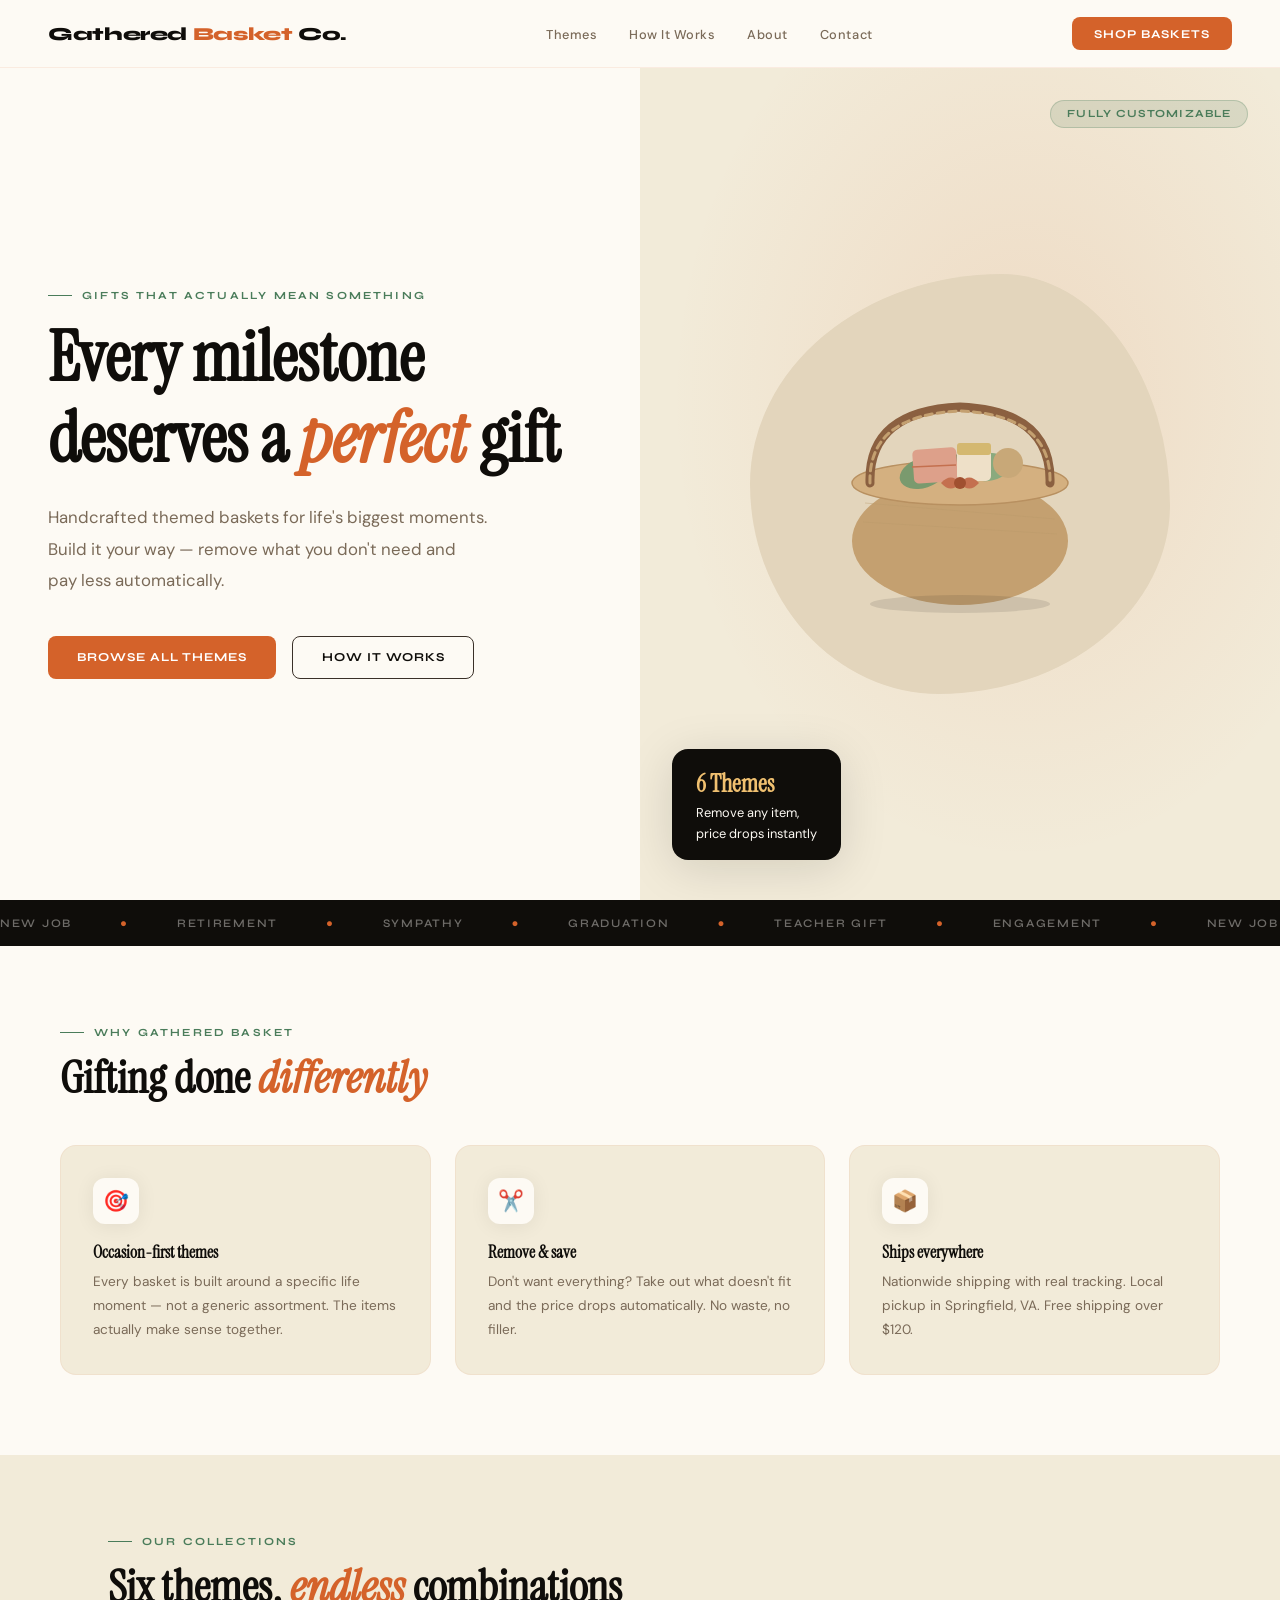
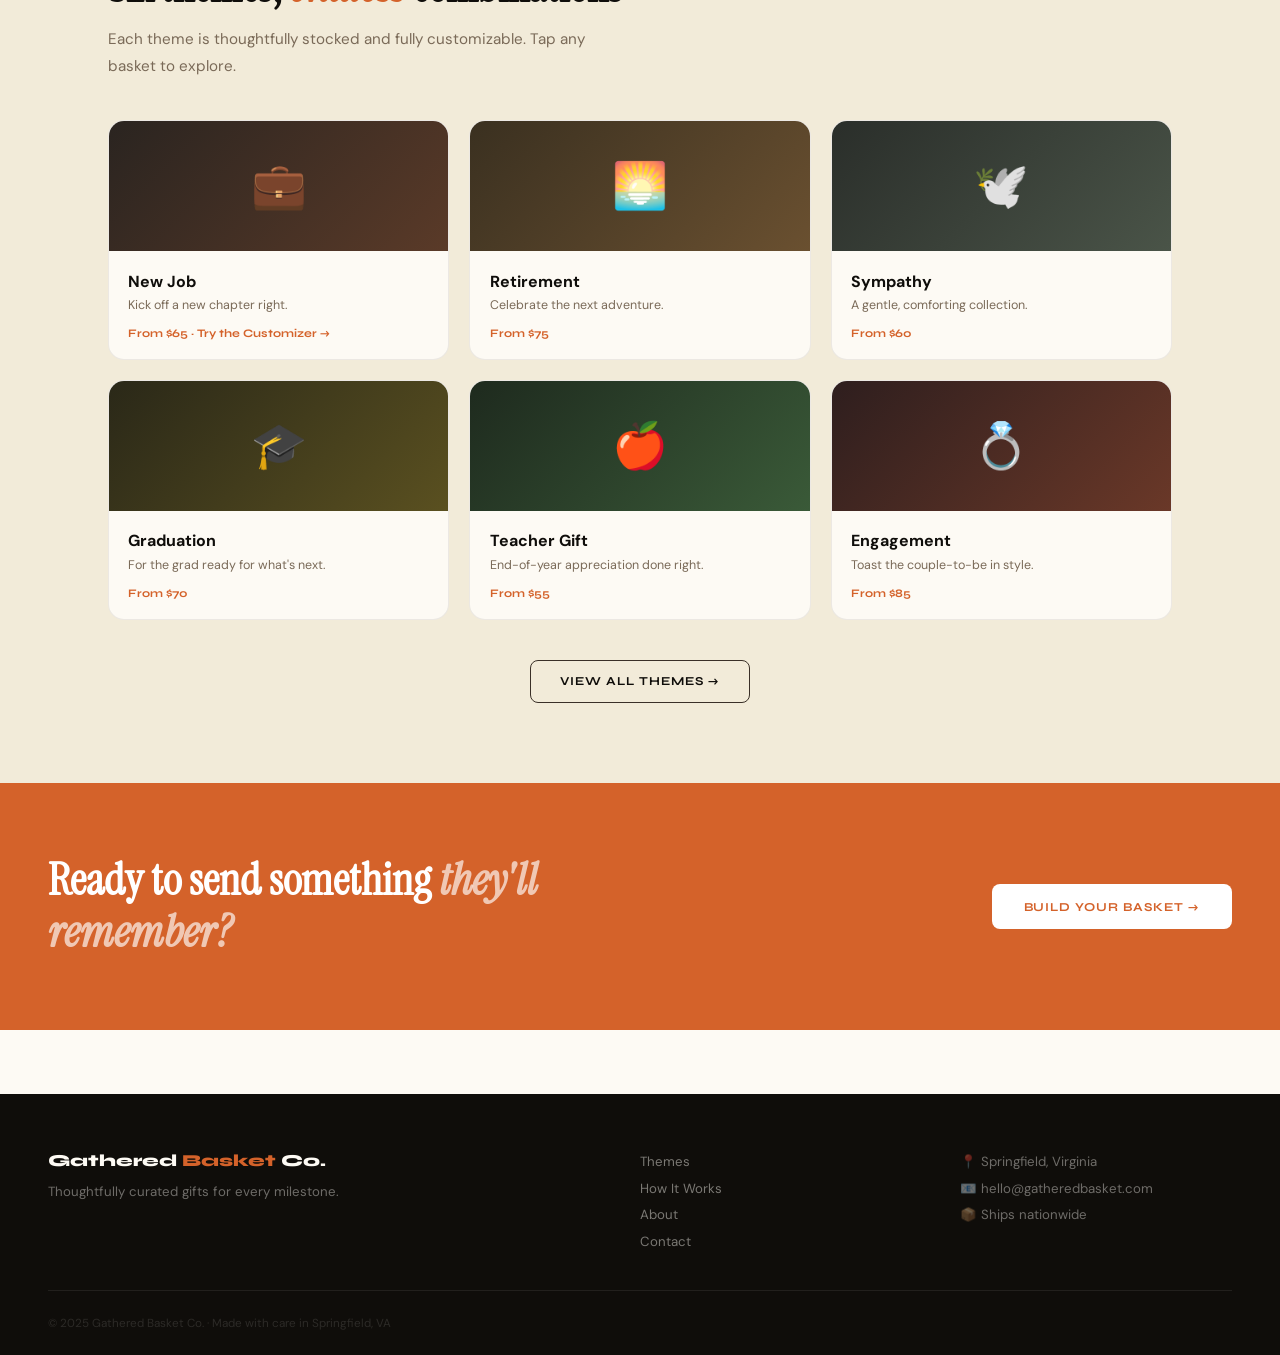
<file: index.html>
<!DOCTYPE html>
<html lang="en">
<head>
<meta charset="UTF-8">
<meta name="viewport" content="width=device-width, initial-scale=1.0">
<title>Gathered Basket Co.</title>
<link href="https://fonts.googleapis.com/css2?family=Syne:wght@400;500;600;700;800&family=Instrument+Serif:ital@0;1&family=DM+Sans:ital,wght@0,300;0,400;0,500;1,300&display=swap" rel="stylesheet">
<style>
*,*::before,*::after{box-sizing:border-box;margin:0;padding:0}
:root{
  --ink:#0F0D0A;--ink-mid:#3A3028;--ink-soft:#7A6A58;
  --canvas:#FDFAF4;--warm:#F2EBD9;--warm-deep:#E3D5BC;
  --accent:#D4622A;--accent2:#4A7C5A;--accent3:#C9A84C;
  --white:#FFFFFF;--nav-h:68px;
  --r:8px;--rlg:16px;
  --sh:0 2px 20px rgba(15,13,10,.07);--shlg:0 8px 48px rgba(15,13,10,.13);
}
html{scroll-behavior:smooth}
body{font-family:'DM Sans',sans-serif;background:var(--canvas);color:var(--ink);overflow-x:hidden}

/* PAGE TRANSITIONS */
.page{display:none;animation:fadeIn .35s ease}
.page.active{display:block}
@keyframes fadeIn{from{opacity:0;transform:translateY(12px)}to{opacity:1;transform:none}}

/* NAV */
nav{
  position:fixed;top:0;left:0;right:0;height:var(--nav-h);z-index:200;
  display:flex;align-items:center;justify-content:space-between;
  padding:0 3rem;
  background:rgba(253,250,244,.95);backdrop-filter:blur(14px);
  border-bottom:1px solid rgba(212,98,42,.1);
  transition:box-shadow .3s;
}
nav.scrolled{box-shadow:var(--sh)}
.nav-logo{font-family:'Syne',sans-serif;font-weight:800;font-size:1.15rem;letter-spacing:-.02em;color:var(--ink);cursor:pointer;text-decoration:none}
.nav-logo span{color:var(--accent)}
.nav-links{display:flex;gap:2rem;list-style:none;align-items:center}
.nav-links a{
  font-size:.8rem;font-weight:500;letter-spacing:.04em;
  color:var(--ink-soft);text-decoration:none;cursor:pointer;
  position:relative;padding-bottom:2px;transition:color .2s;
}
.nav-links a::after{content:'';position:absolute;bottom:-2px;left:0;right:100%;height:1.5px;background:var(--accent);transition:right .25s}
.nav-links a:hover,.nav-links a.active{color:var(--accent)}
.nav-links a:hover::after,.nav-links a.active::after{right:0}
.nav-cta{
  font-family:'Syne',sans-serif;font-size:.75rem;font-weight:700;
  letter-spacing:.08em;text-transform:uppercase;
  color:var(--white);background:var(--accent);
  padding:.6rem 1.4rem;border-radius:var(--r);
  cursor:pointer;border:none;transition:background .2s,transform .15s;
}
.nav-cta:hover{background:#B8521F;transform:translateY(-1px)}
.hamburger{display:none;flex-direction:column;gap:5px;background:none;border:none;cursor:pointer;padding:4px}
.hamburger span{display:block;width:22px;height:2px;background:var(--ink);border-radius:2px;transition:all .2s}
.mobile-menu{display:none;flex-direction:column;gap:1.5rem;position:absolute;top:var(--nav-h);left:0;right:0;background:var(--canvas);padding:2rem 3rem;border-bottom:1px solid var(--warm-deep);box-shadow:var(--sh);z-index:199}
.mobile-menu.open{display:flex}
.mobile-menu a{font-size:.95rem;color:var(--ink-mid);text-decoration:none;cursor:pointer;font-weight:500}

/* SHARED */
body{padding-top:var(--nav-h)}
.wrap{max-width:1160px;margin:0 auto;padding:0 3rem}
h1,h2,h3{font-family:'Instrument Serif',serif;line-height:1.15}
h1{font-size:clamp(2.6rem,5.5vw,4.8rem)}
h2{font-size:clamp(1.9rem,3.5vw,3rem)}
h3{font-size:clamp(1.1rem,2vw,1.5rem)}
em{font-style:italic;color:var(--accent)}
.eyebrow{
  font-family:'Syne',sans-serif;font-size:.68rem;font-weight:700;
  letter-spacing:.2em;text-transform:uppercase;color:var(--accent2);
  display:flex;align-items:center;gap:10px;margin-bottom:.9rem;
}
.eyebrow::before{content:'';width:24px;height:1px;background:currentColor}
.section{padding:5rem 0}
.section-sm{padding:3rem 0}
.btn{
  display:inline-flex;align-items:center;gap:8px;
  font-family:'Syne',sans-serif;font-size:.76rem;font-weight:700;
  letter-spacing:.08em;text-transform:uppercase;
  text-decoration:none;border:none;cursor:pointer;
  border-radius:var(--r);padding:.85rem 1.8rem;transition:all .2s;
}
.btn-fill{background:var(--accent);color:var(--white)}
.btn-fill:hover{background:#B8521F;transform:translateY(-2px);box-shadow:0 6px 20px rgba(212,98,42,.3)}
.btn-outline{background:transparent;color:var(--ink);border:1.5px solid var(--ink-mid)}
.btn-outline:hover{background:var(--warm);border-color:var(--accent);color:var(--accent)}
.btn-light{background:var(--warm);color:var(--ink)}
.btn-light:hover{background:var(--warm-deep);transform:translateY(-1px)}
.fade-up{opacity:0;transform:translateY(22px);transition:opacity .6s ease,transform .6s ease}
.fade-up.vis{opacity:1;transform:none}
.d1{transition-delay:.1s}.d2{transition-delay:.2s}.d3{transition-delay:.3s}.d4{transition-delay:.4s}

/* ═══════════════════════════════════
   HOME PAGE
═══════════════════════════════════ */
.hero{min-height:calc(100vh - var(--nav-h));display:grid;grid-template-columns:1fr 1fr;overflow:hidden}
.hero-l{display:flex;flex-direction:column;justify-content:center;padding:5rem 3.5rem 5rem 3rem}
.hero-l h1{margin-bottom:1.5rem}
.hero-l p{font-size:1.05rem;line-height:1.85;color:var(--ink-soft);max-width:440px;margin-bottom:2.5rem}
.hero-btns{display:flex;gap:1rem;flex-wrap:wrap}
.hero-r{position:relative;background:var(--warm);display:flex;align-items:center;justify-content:center;overflow:hidden}
.hero-r::before{content:'';position:absolute;inset:0;background:radial-gradient(ellipse at 60% 40%,rgba(212,98,42,.12) 0%,transparent 65%)}
.blob{position:absolute;width:420px;height:420px;border-radius:60% 40% 55% 45%/50% 55% 45% 50%;background:var(--warm-deep);top:50%;left:50%;transform:translate(-50%,-50%);animation:morph 8s ease-in-out infinite}
@keyframes morph{0%,100%{border-radius:60% 40% 55% 45%/50% 55% 45% 50%}33%{border-radius:45% 55% 40% 60%/55% 45% 55% 45%}66%{border-radius:55% 45% 60% 40%/45% 55% 45% 55%}}
.hero-pill{position:absolute;bottom:2.5rem;left:2rem;z-index:5;background:var(--ink);color:var(--canvas);padding:1rem 1.5rem;border-radius:var(--rlg);font-size:.8rem;line-height:1.6;box-shadow:var(--shlg)}
.hero-pill strong{display:block;font-family:'Instrument Serif',serif;font-size:1.5rem;color:#F0C070}
.hero-tag{position:absolute;top:2rem;right:2rem;z-index:5;background:rgba(74,124,90,.15);color:var(--accent2);border:1px solid rgba(74,124,90,.25);font-family:'Syne',sans-serif;font-size:.68rem;font-weight:700;letter-spacing:.1em;text-transform:uppercase;padding:.4rem 1rem;border-radius:20px}
.ticker-wrap{background:var(--ink);padding:1rem 0;overflow:hidden}
.ticker-inner{display:flex;gap:3rem;animation:tick 30s linear infinite;white-space:nowrap;width:max-content}
.ticker-inner span{font-family:'Syne',sans-serif;font-size:.72rem;font-weight:600;letter-spacing:.15em;text-transform:uppercase;color:rgba(253,250,244,.4)}
.ticker-inner .dot{color:var(--accent)}
@keyframes tick{from{transform:translateX(0)}to{transform:translateX(-50%)}}
.features{display:grid;grid-template-columns:repeat(3,1fr);gap:1.5rem;margin-top:2.5rem}
.feat-card{background:var(--warm);border-radius:var(--rlg);padding:2rem;border:1px solid rgba(212,98,42,.07);transition:transform .25s,box-shadow .25s}
.feat-card:hover{transform:translateY(-4px);box-shadow:var(--shlg)}
.feat-icon{width:46px;height:46px;background:var(--canvas);border-radius:12px;display:flex;align-items:center;justify-content:center;font-size:1.3rem;margin-bottom:1.2rem;box-shadow:var(--sh)}
.feat-card h3{font-size:1.05rem;margin-bottom:.5rem}
.feat-card p{font-size:.85rem;line-height:1.75;color:var(--ink-soft)}
.preview-grid{display:grid;grid-template-columns:repeat(3,1fr);gap:1.25rem;margin-top:2.5rem}
.prev-card{background:var(--canvas);border:1px solid rgba(15,13,10,.07);border-radius:var(--rlg);overflow:hidden;cursor:pointer;transition:transform .2s,box-shadow .2s}
.prev-card:hover{transform:translateY(-5px);box-shadow:var(--shlg)}
.prev-img{height:130px;display:flex;align-items:center;justify-content:center;font-size:2.8rem}
.prev-body{padding:1.2rem}
.prev-body h4{font-size:1rem;margin-bottom:.3rem}
.prev-body p{font-size:.78rem;color:var(--ink-soft);line-height:1.6}
.prev-price{font-family:'Syne',sans-serif;font-size:.72rem;font-weight:700;color:var(--accent);margin-top:.6rem}
.cta-band{background:var(--accent);padding:4.5rem 3rem;display:flex;align-items:center;justify-content:space-between;gap:2rem;flex-wrap:wrap}
.cta-band h2{color:var(--white);max-width:500px}
.btn-white{background:var(--white);color:var(--accent);font-family:'Syne',sans-serif;font-size:.76rem;font-weight:700;letter-spacing:.08em;text-transform:uppercase;padding:.95rem 2rem;border-radius:var(--r);cursor:pointer;border:none;white-space:nowrap;transition:all .2s}
.btn-white:hover{background:var(--warm);transform:translateY(-2px)}

/* ═══════════════════════════════════
   THEMES PAGE
═══════════════════════════════════ */
.themes-grid{display:grid;grid-template-columns:repeat(2,1fr);gap:2rem;margin-top:2.5rem}
.theme-card{background:var(--canvas);border:1px solid rgba(15,13,10,.07);border-radius:var(--rlg);overflow:hidden;transition:transform .25s,box-shadow .25s}
.theme-card:hover{transform:translateY(-5px);box-shadow:var(--shlg)}
.tc-head{height:170px;display:flex;align-items:center;justify-content:center;font-size:3.5rem;position:relative}
.tc-badge{position:absolute;top:1rem;right:1rem;background:rgba(15,13,10,.65);color:var(--canvas);font-family:'Syne',sans-serif;font-size:.62rem;font-weight:700;letter-spacing:.1em;text-transform:uppercase;padding:.28rem .7rem;border-radius:20px}
.tc-body{padding:1.75rem}
.tc-body h3{font-size:1.35rem;margin-bottom:.55rem}
.tc-desc{font-size:.87rem;line-height:1.8;color:var(--ink-soft);margin-bottom:1.2rem}
.chips{display:flex;flex-wrap:wrap;gap:.45rem;margin-bottom:1.4rem}
.chip{background:var(--warm);border:1px solid var(--warm-deep);border-radius:20px;font-size:.72rem;font-weight:500;padding:.28rem .72rem;color:var(--ink-mid)}
.tc-foot{display:flex;align-items:center;justify-content:space-between;padding-top:1.2rem;border-top:1px solid var(--warm-deep)}
.tc-price{font-family:'Syne',sans-serif;font-size:.75rem;font-weight:600;color:var(--ink-soft)}
.tc-price strong{display:block;font-size:1.45rem;color:var(--ink);line-height:1.1}
.note-bar{background:var(--warm);border-left:3px solid var(--accent);border-radius:0 var(--r) var(--r) 0;padding:1.25rem 1.5rem;margin-top:2.5rem;display:flex;align-items:center;justify-content:space-between;gap:2rem;flex-wrap:wrap}
.note-bar p{font-size:.88rem;line-height:1.7;color:var(--ink-mid);flex:1;min-width:240px}

/* ═══════════════════════════════════
   CUSTOMIZE PAGE
═══════════════════════════════════ */
.cust-layout{display:grid;grid-template-columns:1fr 360px;gap:3rem;align-items:start;padding:0 3rem 5rem;max-width:1160px;margin:0 auto}
.item-hint{font-size:.75rem;color:var(--ink-soft);font-style:italic;text-align:center;margin-bottom:.85rem}
.item-row{display:flex;align-items:center;gap:1.2rem;padding:1rem 1.2rem;background:var(--canvas);border:1.5px solid var(--warm-deep);border-radius:var(--rlg);margin-bottom:.7rem;cursor:pointer;transition:border-color .2s,background .2s,transform .15s;user-select:none}
.item-row:hover{border-color:var(--accent);transform:translateX(3px)}
.item-row.inc{border-color:var(--accent2);background:#F0F6F0}
.item-row.exc{border-color:var(--warm-deep);background:#F8F4EE;opacity:.55}
.itoggle{width:26px;height:26px;flex-shrink:0;border-radius:50%;border:2px solid var(--warm-deep);display:flex;align-items:center;justify-content:center;font-size:.8rem;font-weight:700;transition:all .2s;background:var(--canvas)}
.item-row.inc .itoggle{border-color:var(--accent2);background:var(--accent2);color:white}
.item-row.exc .itoggle{border-color:#C0A090;color:#C0A090}
.iemoji{font-size:1.5rem;flex-shrink:0}
.iinfo{flex:1}
.iname{font-weight:500;font-size:.92rem}
.idesc{font-size:.75rem;color:var(--ink-soft);line-height:1.5;margin-top:2px}
.iprice{font-family:'Syne',sans-serif;font-weight:700;font-size:.85rem;color:var(--ink-mid);flex-shrink:0;min-width:36px;text-align:right}
.item-row.exc .iname{text-decoration:line-through;color:var(--ink-soft)}
.item-row.exc .iprice{text-decoration:line-through;color:#B0A090}
.summary{position:sticky;top:calc(var(--nav-h) + 1.5rem);background:var(--ink);border-radius:var(--rlg);padding:2rem;color:var(--canvas)}
.summary h3{font-family:'Instrument Serif',serif;font-size:1.35rem;color:var(--canvas);margin-bottom:1.25rem;padding-bottom:1rem;border-bottom:1px solid rgba(255,255,255,.1)}
.sum-count{font-size:.72rem;color:rgba(253,250,244,.4);text-align:center;margin-bottom:1rem}
.sum-lines{margin-bottom:1.25rem}
.sum-line{display:flex;justify-content:space-between;font-size:.8rem;padding:.38rem 0;color:rgba(253,250,244,.55);border-bottom:1px solid rgba(255,255,255,.05)}
.sum-line.ex .sn,.sum-line.ex .sp{text-decoration:line-through;opacity:.3}
.sum-total{padding:1rem 0 .5rem;border-top:1px solid rgba(255,255,255,.15)}
.tot-row{display:flex;justify-content:space-between;align-items:baseline;margin-bottom:.3rem}
.tot-lbl{font-size:.75rem;color:rgba(253,250,244,.45);letter-spacing:.04em}
.tot-orig{font-size:.88rem;color:rgba(253,250,244,.45)}
.tot-main{font-family:'Instrument Serif',serif;font-size:2.1rem;color:var(--canvas)}
.save-tag{display:inline-block;background:rgba(74,124,90,.3);color:#9FD4A8;font-size:.7rem;font-weight:600;letter-spacing:.08em;padding:.22rem .68rem;border-radius:12px;margin-top:.3rem}
.btn-order{display:block;width:100%;text-align:center;background:var(--accent);color:white;font-family:'Syne',sans-serif;font-size:.8rem;font-weight:700;letter-spacing:.08em;text-transform:uppercase;padding:1rem;border-radius:var(--r);cursor:pointer;border:none;margin-top:1.5rem;transition:background .2s,transform .15s}
.btn-order:hover{background:#B8521F;transform:translateY(-1px)}
.btn-order:disabled{background:#7A7068;cursor:not-allowed;transform:none}
.sum-note{font-size:.7rem;color:rgba(253,250,244,.3);text-align:center;margin-top:.75rem;line-height:1.6}

/* ═══════════════════════════════════
   HOW IT WORKS
═══════════════════════════════════ */
.steps-grid{display:grid;grid-template-columns:repeat(2,1fr);gap:2rem;margin-top:2.5rem}
.step-card{background:var(--warm);border-radius:var(--rlg);padding:2.25rem;position:relative;overflow:hidden}
.step-card::before{content:attr(data-n);position:absolute;top:-.5rem;right:1.5rem;font-family:'Instrument Serif',serif;font-size:7rem;color:rgba(212,98,42,.07);line-height:1;pointer-events:none}
.step-num{width:42px;height:42px;background:var(--accent);color:white;border-radius:50%;display:flex;align-items:center;justify-content:center;font-family:'Syne',sans-serif;font-weight:700;font-size:.88rem;margin-bottom:1.2rem}
.step-card h3{font-size:1.25rem;margin-bottom:.7rem}
.step-card p{font-size:.88rem;line-height:1.8;color:var(--ink-soft)}
.faq{margin-top:4rem}
.faq-item{border-bottom:1px solid var(--warm-deep);padding:1.2rem 0}
.faq-q{font-weight:500;font-size:.95rem;cursor:pointer;display:flex;justify-content:space-between;align-items:center;gap:1rem}
.faq-chevron{font-size:.75rem;transition:transform .2s;flex-shrink:0}
.faq-a{font-size:.88rem;line-height:1.8;color:var(--ink-soft);max-height:0;overflow:hidden;transition:max-height .35s ease,padding .2s}
.faq-a.open{max-height:200px;padding-top:.75rem}
.faq-chevron.open{transform:rotate(180deg)}

/* ═══════════════════════════════════
   ABOUT
═══════════════════════════════════ */
.about-grid{display:grid;grid-template-columns:1fr 1fr;gap:5rem;align-items:center;padding:2rem 3rem 4rem;max-width:1160px;margin:0 auto}
.about-visual{background:var(--warm);border-radius:var(--rlg);height:440px;display:flex;align-items:center;justify-content:center;position:relative;overflow:hidden}
.about-quote{position:relative;z-index:2;padding:2.5rem;text-align:center}
.about-quote blockquote{font-family:'Instrument Serif',serif;font-size:1.45rem;line-height:1.55;color:var(--ink);font-style:italic;margin-bottom:1rem}
.about-quote cite{font-family:'Syne',sans-serif;font-size:.68rem;font-weight:700;letter-spacing:.15em;text-transform:uppercase;color:var(--ink-soft);font-style:normal}
.about-text p{font-size:.95rem;line-height:1.9;color:var(--ink-soft);margin-bottom:1.25rem}
.vals{display:grid;grid-template-columns:1fr 1fr;gap:1rem;margin-top:1.75rem}
.val{background:var(--warm);border-radius:var(--r);padding:1.2rem}
.val h5{font-family:'Syne',sans-serif;font-weight:700;font-size:.75rem;text-transform:uppercase;letter-spacing:.08em;color:var(--accent);margin-bottom:.4rem}
.val p{font-size:.8rem;line-height:1.65;color:var(--ink-soft)}
.stats-strip{background:var(--ink);padding:4rem 3rem;display:grid;grid-template-columns:repeat(3,1fr);gap:2rem;text-align:center}
.stat-n{font-family:'Instrument Serif',serif;font-size:3.2rem;color:var(--canvas);line-height:1;margin-bottom:.5rem}
.stat-n span{color:var(--accent)}
.stat-l{font-size:.8rem;color:rgba(253,250,244,.45);letter-spacing:.06em;line-height:1.5}

/* ═══════════════════════════════════
   CONTACT
═══════════════════════════════════ */
.contact-grid{display:grid;grid-template-columns:1fr 1fr;gap:5rem;align-items:start;padding:1rem 3rem 5rem;max-width:1160px;margin:0 auto}
.form-row{display:grid;grid-template-columns:1fr 1fr;gap:1rem}
.fg{display:flex;flex-direction:column;gap:.4rem;margin-bottom:1rem}
.fg label{font-family:'Syne',sans-serif;font-size:.68rem;font-weight:700;letter-spacing:.12em;text-transform:uppercase;color:var(--ink-soft)}
.fg input,.fg select,.fg textarea{background:var(--warm);border:1.5px solid var(--warm-deep);border-radius:var(--r);padding:.82rem 1rem;font-family:'DM Sans',sans-serif;font-size:.88rem;color:var(--ink);outline:none;transition:border-color .2s,background .2s;-webkit-appearance:none}
.fg input::placeholder,.fg textarea::placeholder{color:var(--ink-soft);opacity:.5}
.fg input:focus,.fg select:focus,.fg textarea:focus{border-color:var(--accent);background:var(--canvas)}
.fg textarea{resize:vertical;min-height:130px}
.btn-send{font-family:'Syne',sans-serif;font-size:.78rem;font-weight:700;letter-spacing:.1em;text-transform:uppercase;color:white;background:var(--accent);border:none;cursor:pointer;border-radius:var(--r);padding:1rem 2.25rem;transition:background .2s,transform .15s}
.btn-send:hover{background:#B8521F;transform:translateY(-2px)}
.btn-send.sent{background:var(--accent2);cursor:default;transform:none}
.success-box{display:none;background:#EBF5EC;border:1.5px solid var(--accent2);border-radius:var(--rlg);padding:1.5rem;margin-bottom:1.5rem}
.success-box h4{font-size:1rem;margin-bottom:.4rem;color:var(--accent2)}
.success-box p{font-size:.85rem;line-height:1.7;color:var(--ink-soft)}
.c-sidebar h3{font-size:1.5rem;margin-bottom:.75rem}
.c-sidebar>p{font-size:.88rem;line-height:1.8;color:var(--ink-soft);margin-bottom:1.75rem}
.c-details{display:flex;flex-direction:column;gap:.9rem;margin-bottom:2rem}
.c-detail{display:flex;align-items:flex-start;gap:.9rem}
.c-icon{width:38px;height:38px;flex-shrink:0;background:var(--warm);border-radius:10px;display:flex;align-items:center;justify-content:center;font-size:1rem}
.c-text strong{display:block;font-size:.85rem;font-weight:500;margin-bottom:.15rem}
.c-text span{font-size:.78rem;color:var(--ink-soft)}
.c-text{padding-top:.3rem}
.bulk-card{background:var(--ink);border-radius:var(--rlg);padding:1.75rem;color:var(--canvas)}
.bulk-card h4{font-family:'Instrument Serif',serif;font-size:1.2rem;color:var(--canvas);margin-bottom:.6rem}
.bulk-card p{font-size:.82rem;line-height:1.75;color:rgba(253,250,244,.55);margin-bottom:1.2rem}
.bulk-chips{display:flex;flex-wrap:wrap;gap:.45rem}
.bulk-chip{background:rgba(255,255,255,.08);color:rgba(253,250,244,.65);font-size:.7rem;font-weight:500;padding:.28rem .72rem;border-radius:20px}

/* ═══════════════════════════════════
   FOOTER
═══════════════════════════════════ */
footer{background:var(--ink);color:rgba(253,250,244,.4);padding:3.5rem 3rem 1.5rem;margin-top:4rem}
.foot-inner{display:grid;grid-template-columns:2fr 1fr 1fr;gap:3rem;padding-bottom:2.5rem;border-bottom:1px solid rgba(255,255,255,.08);margin-bottom:1.5rem}
.foot-logo{font-family:'Syne',sans-serif;font-weight:800;font-size:1.05rem;color:var(--canvas);margin-bottom:.65rem}
.foot-logo span{color:var(--accent)}
.foot-brand p{font-size:.83rem;line-height:1.7}
.foot-nav{display:flex;flex-direction:column;gap:.6rem;padding-top:.2rem}
.foot-nav a{font-size:.83rem;color:rgba(253,250,244,.45);text-decoration:none;cursor:pointer;transition:color .2s}
.foot-nav a:hover{color:var(--canvas)}
.foot-contact{display:flex;flex-direction:column;gap:.6rem;padding-top:.2rem;font-size:.83rem}
.foot-bottom{font-size:.73rem;opacity:.3}

/* ═══════════════════════════════════
   MODAL
═══════════════════════════════════ */
.modal-overlay{display:none;position:fixed;inset:0;background:rgba(15,13,10,.75);z-index:500;align-items:center;justify-content:center}
.modal-overlay.open{display:flex}
.modal-box{background:var(--canvas);border-radius:var(--rlg);padding:3rem;max-width:460px;width:90%;text-align:center;box-shadow:var(--shlg);animation:fadeIn .3s ease}
.modal-box h2{font-size:1.75rem;margin-bottom:.75rem}
.modal-box p{font-size:.88rem;line-height:1.8;color:var(--ink-soft);margin-bottom:1.75rem}
.modal-summary{background:var(--warm);border-radius:var(--r);padding:1.2rem;text-align:left;margin-bottom:1.75rem;font-size:.83rem;line-height:1.8}

/* ═══════════════════════════════════
   PAGE HEADERS
═══════════════════════════════════ */
.page-hdr{padding:4rem 3rem 2.5rem;max-width:1160px;margin:0 auto}
.page-hdr h1{margin-bottom:.9rem}
.page-hdr p{font-size:1.05rem;line-height:1.8;color:var(--ink-soft);max-width:540px}

/* ═══════════════════════════════════
   RESPONSIVE
═══════════════════════════════════ */
@media(max-width:900px){
  .hero{grid-template-columns:1fr;min-height:auto}
  .hero-r{height:360px}
  .features,.preview-grid{grid-template-columns:repeat(2,1fr)}
  .themes-grid,.steps-grid{grid-template-columns:1fr}
  .about-grid{grid-template-columns:1fr;padding:1rem 1.5rem 3rem;gap:2.5rem}
  .about-visual{height:280px}
  .contact-grid{grid-template-columns:1fr;padding:1rem 1.5rem 3rem}
  .cust-layout{grid-template-columns:1fr;padding:0 1.5rem 3rem}
  .summary{position:static}
  .stats-strip{grid-template-columns:1fr;gap:2.5rem}
  .vals{grid-template-columns:1fr}
  .foot-inner{grid-template-columns:1fr;gap:2rem}
}
@media(max-width:640px){
  nav{padding:0 1.25rem}
  .wrap{padding:0 1.5rem}
  .features,.preview-grid{grid-template-columns:1fr}
  .cta-band{flex-direction:column;text-align:center;padding:3rem 1.5rem}
  .hamburger{display:flex}
  .nav-links{display:none!important}
  .nav-cta{display:none}
  .page-hdr{padding:3rem 1.5rem 2rem}
  .form-row{grid-template-columns:1fr}
}
</style>
</head>
<body>

<!-- NAV -->
<nav id="main-nav">
  <span class="nav-logo" onclick="go('home')">Gathered <span>Basket</span> Co.</span>
  <button class="hamburger" id="ham" aria-label="Menu"><span></span><span></span><span></span></button>
  <ul class="nav-links" id="nav-links">
    <li><a onclick="go('themes')" id="nl-themes">Themes</a></li>
    <li><a onclick="go('how')" id="nl-how">How It Works</a></li>
    <li><a onclick="go('about')" id="nl-about">About</a></li>
    <li><a onclick="go('contact')" id="nl-contact">Contact</a></li>
  </ul>
  <button class="nav-cta" onclick="go('themes')">Shop Baskets</button>
</nav>
<div class="mobile-menu" id="mobile-menu">
  <a onclick="go('home');closeMobile()">Home</a>
  <a onclick="go('themes');closeMobile()">Themes</a>
  <a onclick="go('how');closeMobile()">How It Works</a>
  <a onclick="go('about');closeMobile()">About</a>
  <a onclick="go('contact');closeMobile()">Contact</a>
</div>

<!-- ══════════════ HOME ══════════════ -->
<div id="page-home" class="page">
  <section class="hero">
    <div class="hero-l">
      <div class="eyebrow fade-up">Gifts that actually mean something</div>
      <h1 class="fade-up d1">Every milestone deserves a <em>perfect</em> gift</h1>
      <p class="fade-up d2">Handcrafted themed baskets for life's biggest moments. Build it your way — remove what you don't need and pay less automatically.</p>
      <div class="hero-btns fade-up d3">
        <button class="btn btn-fill" onclick="go('themes')">Browse All Themes</button>
        <button class="btn btn-outline" onclick="go('how')">How It Works</button>
      </div>
    </div>
    <div class="hero-r">
      <div class="blob"></div>
      <div class="hero-tag">Fully Customizable</div>
      <svg width="290" height="290" viewBox="0 0 290 290" fill="none" style="position:relative;z-index:2">
        <ellipse cx="145" cy="202" rx="108" ry="64" fill="#C4A070"/>
        <ellipse cx="145" cy="144" rx="108" ry="22" fill="#D4B080" stroke="#B89060" stroke-width="1.5"/>
        <path d="M55 144Q53 72 145 68Q237 72 235 144" stroke="#8B6040" stroke-width="9" fill="none" stroke-linecap="round"/>
        <path d="M55 144Q53 76 145 72Q237 76 235 144" stroke="#C4A070" stroke-width="3" fill="none" stroke-linecap="round" stroke-dasharray="7 5"/>
        <ellipse cx="108" cy="134" rx="24" ry="15" fill="#7A9A6E" transform="rotate(-18 108 134)"/>
        <ellipse cx="134" cy="126" rx="19" ry="12" fill="#6A8A5E" transform="rotate(8 134 126)"/>
        <ellipse cx="172" cy="128" rx="23" ry="14" fill="#8AAA7E" transform="rotate(-6 172 128)"/>
        <rect x="97" y="111" width="44" height="34" rx="5" fill="#DDA08A" transform="rotate(-4 97 111)"/>
        <line x1="97" y1="128" x2="141" y2="126" stroke="#C4704F" stroke-width="1.5"/>
        <rect x="142" y="104" width="34" height="38" rx="5" fill="#EEE0C8"/>
        <rect x="142" y="104" width="34" height="12" rx="3" fill="#D4B870"/>
        <circle cx="193" cy="124" r="15" fill="#C8A878"/>
        <path d="M126 144Q136 133 145 144Q136 155 126 144Z" fill="#C4704F"/>
        <path d="M164 144Q154 133 145 144Q154 155 164 144Z" fill="#C4704F"/>
        <circle cx="145" cy="144" r="6" fill="#A05030"/>
        <line x1="50" y1="164" x2="240" y2="180" stroke="#B8986A" stroke-width=".8" opacity=".5"/>
        <line x1="48" y1="183" x2="242" y2="195" stroke="#B8986A" stroke-width=".8" opacity=".5"/>
        <ellipse cx="145" cy="265" rx="90" ry="9" fill="rgba(15,13,10,.1)"/>
      </svg>
      <div class="hero-pill"><strong>6 Themes</strong>Remove any item,<br>price drops instantly</div>
    </div>
  </section>

  <!-- TICKER -->
  <div class="ticker-wrap">
    <div class="ticker-inner">
      <span>New Job</span><span class="dot">●</span><span>Retirement</span><span class="dot">●</span><span>Sympathy</span><span class="dot">●</span><span>Graduation</span><span class="dot">●</span><span>Teacher Gift</span><span class="dot">●</span><span>Engagement</span><span class="dot">●</span>
      <span>New Job</span><span class="dot">●</span><span>Retirement</span><span class="dot">●</span><span>Sympathy</span><span class="dot">●</span><span>Graduation</span><span class="dot">●</span><span>Teacher Gift</span><span class="dot">●</span><span>Engagement</span><span class="dot">●</span>
    </div>
  </div>

  <!-- FEATURES -->
  <div class="section wrap">
    <div class="eyebrow fade-up">Why Gathered Basket</div>
    <h2 class="fade-up d1">Gifting done <em>differently</em></h2>
    <div class="features" style="margin-top:2.5rem">
      <div class="feat-card fade-up"><div class="feat-icon">🎯</div><h3>Occasion-first themes</h3><p>Every basket is built around a specific life moment — not a generic assortment. The items actually make sense together.</p></div>
      <div class="feat-card fade-up d1"><div class="feat-icon">✂️</div><h3>Remove &amp; save</h3><p>Don't want everything? Take out what doesn't fit and the price drops automatically. No waste, no filler.</p></div>
      <div class="feat-card fade-up d2"><div class="feat-icon">📦</div><h3>Ships everywhere</h3><p>Nationwide shipping with real tracking. Local pickup in Springfield, VA. Free shipping over $120.</p></div>
    </div>
  </div>

  <!-- PREVIEW THEMES -->
  <div style="background:var(--warm);padding:5rem 0">
    <div class="wrap">
      <div class="eyebrow fade-up">Our collections</div>
      <h2 class="fade-up d1">Six themes, <em>endless</em> combinations</h2>
      <p style="font-size:.95rem;line-height:1.8;color:var(--ink-soft);max-width:480px;margin-top:.75rem" class="fade-up d2">Each theme is thoughtfully stocked and fully customizable. Tap any basket to explore.</p>
      <div class="preview-grid">
        <div class="prev-card fade-up" onclick="go('customize')"><div class="prev-img" style="background:linear-gradient(135deg,#2A2420,#5A3A28)">💼</div><div class="prev-body"><h4>New Job</h4><p>Kick off a new chapter right.</p><div class="prev-price">From $65 · Try the Customizer →</div></div></div>
        <div class="prev-card fade-up d1" onclick="go('themes')"><div class="prev-img" style="background:linear-gradient(135deg,#3A3020,#6A5030)">🌅</div><div class="prev-body"><h4>Retirement</h4><p>Celebrate the next adventure.</p><div class="prev-price">From $75</div></div></div>
        <div class="prev-card fade-up d2" onclick="go('themes')"><div class="prev-img" style="background:linear-gradient(135deg,#2A2E2A,#4A5448)">🕊️</div><div class="prev-body"><h4>Sympathy</h4><p>A gentle, comforting collection.</p><div class="prev-price">From $60</div></div></div>
        <div class="prev-card fade-up d1" onclick="go('themes')"><div class="prev-img" style="background:linear-gradient(135deg,#2A2818,#5A5020)">🎓</div><div class="prev-body"><h4>Graduation</h4><p>For the grad ready for what's next.</p><div class="prev-price">From $70</div></div></div>
        <div class="prev-card fade-up d2" onclick="go('themes')"><div class="prev-img" style="background:linear-gradient(135deg,#1E2A1E,#3A5A38)">🍎</div><div class="prev-body"><h4>Teacher Gift</h4><p>End-of-year appreciation done right.</p><div class="prev-price">From $55</div></div></div>
        <div class="prev-card fade-up d3" onclick="go('themes')"><div class="prev-img" style="background:linear-gradient(135deg,#2E1E1E,#6A3828)">💍</div><div class="prev-body"><h4>Engagement</h4><p>Toast the couple-to-be in style.</p><div class="prev-price">From $85</div></div></div>
      </div>
      <div style="text-align:center;margin-top:2.5rem" class="fade-up">
        <button class="btn btn-outline" onclick="go('themes')">View All Themes →</button>
      </div>
    </div>
  </div>

  <div class="cta-band">
    <h2>Ready to send something <em style="color:rgba(255,255,255,.65)">they'll remember?</em></h2>
    <button class="btn-white" onclick="go('themes')">Build Your Basket →</button>
  </div>
  <div id="footer-home"></div>
</div>

<!-- ══════════════ THEMES ══════════════ -->
<div id="page-themes" class="page">
  <div class="page-hdr">
    <div class="eyebrow fade-up">All collections</div>
    <h1 class="fade-up d1">Choose your <em>theme</em></h1>
    <p class="fade-up d2">Six occasions, each thoughtfully stocked. Remove any item — the price adjusts automatically.</p>
  </div>
  <div class="wrap" style="padding-bottom:5rem">
    <div class="themes-grid">
      <div class="theme-card fade-up">
        <div class="tc-head" style="background:linear-gradient(135deg,#2A2420,#5A3A28)">💼<span class="tc-badge">Most Popular</span></div>
        <div class="tc-body">
          <h3>New Job</h3>
          <p class="tc-desc">Everything they need to feel confident, organized, and ready to make their mark on day one.</p>
          <div class="chips"><span class="chip">Leather planner</span><span class="chip">Premium pen set</span><span class="chip">Artisan coffee</span><span class="chip">Motivational card</span><span class="chip">Snack mix</span><span class="chip">Canvas tote</span><span class="chip">Sticky notes</span></div>
          <div class="tc-foot"><div class="tc-price"><span>Starting at</span><strong>$65</strong></div><button class="btn btn-fill" onclick="go('customize')">Customize This →</button></div>
        </div>
      </div>
      <div class="theme-card fade-up d1">
        <div class="tc-head" style="background:linear-gradient(135deg,#3A3020,#6A5030)">🌅</div>
        <div class="tc-body">
          <h3>Retirement</h3>
          <p class="tc-desc">For the person who's earned every second of rest. Warm, celebratory, and genuinely thoughtful.</p>
          <div class="chips"><span class="chip">Herbal tea collection</span><span class="chip">Cozy throw blanket</span><span class="chip">Artisan jam trio</span><span class="chip">Crossword book</span><span class="chip">Local honey</span><span class="chip">Hand lotion</span><span class="chip">Keepsake card</span></div>
          <div class="tc-foot"><div class="tc-price"><span>Starting at</span><strong>$75</strong></div><button class="btn btn-outline" onclick="go('contact')">Order This Basket</button></div>
        </div>
      </div>
      <div class="theme-card fade-up">
        <div class="tc-head" style="background:linear-gradient(135deg,#2A2E2A,#4A5448)">🕊️</div>
        <div class="tc-body">
          <h3>Sympathy</h3>
          <p class="tc-desc">A gentle, comforting collection for those navigating grief. Warm, nourishing, chosen with care.</p>
          <div class="chips"><span class="chip">Chamomile tea</span><span class="chip">Soft wax candle</span><span class="chip">Shortbread cookies</span><span class="chip">Eucalyptus cream</span><span class="chip">Comfort journal</span><span class="chip">Dried flower posy</span><span class="chip">Condolence card</span></div>
          <div class="tc-foot"><div class="tc-price"><span>Starting at</span><strong>$60</strong></div><button class="btn btn-outline" onclick="go('contact')">Order This Basket</button></div>
        </div>
      </div>
      <div class="theme-card fade-up d1">
        <div class="tc-head" style="background:linear-gradient(135deg,#2A2818,#5A5020)">🎓<span class="tc-badge">Great Gift</span></div>
        <div class="tc-body">
          <h3>Graduation</h3>
          <p class="tc-desc">For the grad who just crossed the finish line and is sprinting into everything that comes next.</p>
          <div class="chips"><span class="chip">Insulated tumbler</span><span class="chip">Card holder wallet</span><span class="chip">Gourmet popcorn</span><span class="chip">Celebration candle</span><span class="chip">"What's Next" journal</span><span class="chip">Snack mix</span><span class="chip">Adventure map</span></div>
          <div class="tc-foot"><div class="tc-price"><span>Starting at</span><strong>$70</strong></div><button class="btn btn-outline" onclick="go('contact')">Order This Basket</button></div>
        </div>
      </div>
      <div class="theme-card fade-up">
        <div class="tc-head" style="background:linear-gradient(135deg,#1E2A1E,#3A5A38)">🍎</div>
        <div class="tc-body">
          <h3>Teacher Appreciation</h3>
          <p class="tc-desc">End-of-year gifts for the teachers who give everything. Chosen to help them actually unwind.</p>
          <div class="chips"><span class="chip">Specialty coffee</span><span class="chip">Chocolate assortment</span><span class="chip">Cozy socks</span><span class="chip">Bath soak</span><span class="chip">Personal notepad</span><span class="chip">Scented candle</span><span class="chip">Thank-you card</span></div>
          <div class="tc-foot"><div class="tc-price"><span>Starting at</span><strong>$55</strong></div><button class="btn btn-outline" onclick="go('contact')">Order This Basket</button></div>
        </div>
      </div>
      <div class="theme-card fade-up d1">
        <div class="tc-head" style="background:linear-gradient(135deg,#2E1E1E,#6A3828)">💍<span class="tc-badge">For Couples</span></div>
        <div class="tc-body">
          <h3>Engagement</h3>
          <p class="tc-desc">Celebrate the big YES with a basket as memorable as the moment. Romantic, indulgent, and fun.</p>
          <div class="chips"><span class="chip">Sparkling cider</span><span class="chip">Artisan truffles</span><span class="chip">Couples journal</span><span class="chip">Champagne flutes</span><span class="chip">Luxury candle</span><span class="chip">Charcuterie snacks</span><span class="chip">Keepsake card</span></div>
          <div class="tc-foot"><div class="tc-price"><span>Starting at</span><strong>$85</strong></div><button class="btn btn-outline" onclick="go('contact')">Order This Basket</button></div>
        </div>
      </div>
    </div>
    <div class="note-bar fade-up">
      <p><strong>Don't want every item?</strong> Remove it and the price drops automatically. Try the live customizer on the New Job basket — more themes coming soon!</p>
      <button class="btn btn-fill" onclick="go('customize')">Try the Customizer →</button>
    </div>
  </div>
</div>

<!-- ══════════════ CUSTOMIZE ══════════════ -->
<div id="page-customize" class="page">
  <div style="padding:3.5rem 3rem 1rem;max-width:1160px;margin:0 auto">
    <button onclick="go('themes')" style="font-size:.82rem;color:var(--ink-soft);background:none;border:none;cursor:pointer;display:inline-flex;align-items:center;gap:.4rem;margin-bottom:1.5rem">← Back to all themes</button>
    <div class="eyebrow fade-up">New Job Basket</div>
    <h1 class="fade-up d1">Build your <em>perfect</em> basket</h1>
    <p style="font-size:1rem;line-height:1.8;color:var(--ink-soft);max-width:500px;margin-top:.75rem" class="fade-up d2">Every item is included by default. Click any item to remove it — the price updates instantly.</p>
  </div>
  <div class="cust-layout">
    <div class="fade-up">
      <p class="item-hint">Click any item to include or exclude it</p>
      <div id="items-list"></div>
    </div>
    <div class="summary fade-up d2">
      <h3>🧺 Your Basket</h3>
      <div class="sum-count" id="sum-count">7 of 7 items included</div>
      <div class="sum-lines" id="sum-lines"></div>
      <div class="sum-total">
        <div class="tot-row"><span class="tot-lbl">Original price</span><span class="tot-orig" id="tot-orig">$80</span></div>
        <div class="tot-row"><span class="tot-lbl">Your total</span><span class="tot-main" id="tot-main">$80</span></div>
        <div id="save-tag"></div>
      </div>
      <button class="btn-order" id="order-btn" onclick="openModal()">Order This Basket →</button>
      <p class="sum-note">We'll confirm your order within 1 business day and collect shipping details by email.</p>
    </div>
  </div>
</div>

<!-- ══════════════ HOW IT WORKS ══════════════ -->
<div id="page-how" class="page">
  <div class="page-hdr">
    <div class="eyebrow fade-up">Simple process</div>
    <h1 class="fade-up d1">How it <em>works</em></h1>
    <p class="fade-up d2">Ordering a custom basket is fast, easy, and you're in control every step of the way.</p>
  </div>
  <div class="wrap" style="padding-bottom:5rem">
    <div class="steps-grid">
      <div class="step-card fade-up" data-n="1"><div class="step-num">01</div><h3>Pick your theme</h3><p>Browse six occasion-specific themes — New Job, Retirement, Sympathy, Graduation, Teacher Appreciation, and Engagement. Each is built around what actually makes sense for the moment.</p></div>
      <div class="step-card fade-up d1" data-n="2"><div class="step-num">02</div><h3>Remove what you don't want</h3><p>Every item can be excluded. Remove it, and the price drops automatically — no substitutions, no awkward conversations, no filler. You only pay for what's in the box.</p></div>
      <div class="step-card fade-up d2" data-n="3"><div class="step-num">03</div><h3>Add a personal touch</h3><p>Include a handwritten note, choose a ribbon color, or request custom branding for corporate orders. The details matter, and we'll make sure they land right.</p></div>
      <div class="step-card fade-up d3" data-n="4"><div class="step-num">04</div><h3>We handle the rest</h3><p>We hand-assemble your basket, wrap it beautifully, and ship it nationwide — or you can do local pickup in Springfield, VA. Every order includes tracking.</p></div>
    </div>
    <div class="faq" style="margin-top:4rem">
      <h2 class="fade-up">Common <em>questions</em></h2>
      <div class="faq-item"><div class="faq-q" onclick="toggleFaq(this)">How long does shipping take?<span class="faq-chevron">▼</span></div><div class="faq-a">Standard shipping is 3–5 business days. Expedited 1–2 day shipping is also available. Orders typically leave us within 1–2 business days of confirmation.</div></div>
      <div class="faq-item"><div class="faq-q" onclick="toggleFaq(this)">Can I really remove any item?<span class="faq-chevron">▼</span></div><div class="faq-a">Yes — any item can come out and the price adjusts to match. Try it live on the New Job basket using the interactive customizer.</div></div>
      <div class="faq-item"><div class="faq-q" onclick="toggleFaq(this)">Do you do bulk or corporate orders?<span class="faq-chevron">▼</span></div><div class="faq-a">Absolutely. We handle 20–200+ basket orders for employee onboarding, client gifting, and holiday programs. Bulk orders get volume pricing and dedicated support.</div></div>
      <div class="faq-item"><div class="faq-q" onclick="toggleFaq(this)">Can I add a personalized note?<span class="faq-chevron">▼</span></div><div class="faq-a">Yes — every order includes the option to add a handwritten note. Just include your message in the order form and we'll write it out by hand.</div></div>
      <div class="faq-item"><div class="faq-q" onclick="toggleFaq(this)">What if I want something not listed?<span class="faq-chevron">▼</span></div><div class="faq-a">Send us a message on the contact page. We love special requests and can often accommodate them with a little lead time.</div></div>
    </div>
    <div style="text-align:center;background:var(--warm);border-radius:var(--rlg);padding:3.5rem;margin-top:4rem" class="fade-up">
      <h3 style="font-size:1.8rem;margin-bottom:1rem">Ready to build yours?</h3>
      <p style="font-size:.92rem;color:var(--ink-soft);line-height:1.7;max-width:400px;margin:0 auto 2rem">Start with the New Job basket — our only theme with a live interactive customizer right now.</p>
      <div style="display:flex;gap:1rem;justify-content:center;flex-wrap:wrap">
        <button class="btn btn-fill" onclick="go('customize')">Try the Customizer →</button>
        <button class="btn btn-outline" onclick="go('themes')">Browse All Themes</button>
      </div>
    </div>
  </div>
</div>

<!-- ══════════════ ABOUT ══════════════ -->
<div id="page-about" class="page">
  <div class="page-hdr">
    <div class="eyebrow fade-up">Our story</div>
    <h1 class="fade-up d1">Built for the <em>moments</em> that matter</h1>
    <p class="fade-up d2">We got tired of generic gift sets. So we built something different.</p>
  </div>
  <div class="about-grid">
    <div class="about-visual fade-up">
      <svg style="position:absolute;inset:0;opacity:.45" viewBox="0 0 400 440" preserveAspectRatio="xMidYMid slice"><defs><pattern id="dp" x="0" y="0" width="20" height="20" patternUnits="userSpaceOnUse"><circle cx="2" cy="2" r="1.2" fill="#C4A070"/></pattern></defs><rect width="400" height="440" fill="url(#dp)"/></svg>
      <div class="about-quote">
        <blockquote>"A gift isn't about the price tag. It's about showing someone you paid attention."</blockquote>
        <cite>— Gathered Basket Co.</cite>
      </div>
    </div>
    <div class="about-text fade-up d1">
      <div class="eyebrow">Why we started</div>
      <h2 style="margin-bottom:1.5rem">Gifting that actually <em>means something</em></h2>
      <p>We started Gathered Basket Co. because we were tired of receiving — and sending — gift baskets full of things nobody uses. Waxy chocolates nobody eats. Cheap candles. That one cheese spread that ends up in the trash.</p>
      <p>So we built something different: occasion-first baskets where every single item earns its place. And we went one step further — if you don't want something, you can take it out and pay less. Because you shouldn't be charged for things you didn't want.</p>
      <p>We're based in Springfield, Virginia, and we ship everywhere. Every basket is assembled by hand before it leaves us.</p>
      <div class="vals">
        <div class="val"><h5>Transparent pricing</h5><p>Remove an item, the price drops. No hidden anything.</p></div>
        <div class="val"><h5>Curated with care</h5><p>Every item earns its place. No filler, ever.</p></div>
        <div class="val"><h5>Local first</h5><p>We source from small makers wherever we can.</p></div>
        <div class="val"><h5>Occasion-specific</h5><p>Built for real moments — not generic gift giving.</p></div>
      </div>
    </div>
  </div>
  <div class="stats-strip">
    <div class="fade-up"><div class="stat-n">6<span>+</span></div><div class="stat-l">Themed<br>Collections</div></div>
    <div class="fade-up d1"><div class="stat-n">100<span>%</span></div><div class="stat-l">Hand-assembled<br>by us</div></div>
    <div class="fade-up d2"><div class="stat-n">50<span>+</span></div><div class="stat-l">States we<br>ship to</div></div>
  </div>
  <div class="section wrap" style="text-align:center;max-width:620px;margin:0 auto">
    <div class="eyebrow fade-up" style="justify-content:center">Get in touch</div>
    <h2 class="fade-up d1">Let's find the <em>perfect gift</em> together</h2>
    <p style="font-size:.95rem;line-height:1.8;color:var(--ink-soft);margin:1rem 0 2rem" class="fade-up d2">One basket or a corporate gifting program — we'll make the process easy.</p>
    <div style="display:flex;gap:1rem;justify-content:center;flex-wrap:wrap" class="fade-up d3">
      <button class="btn btn-fill" onclick="go('contact')">Contact Us</button>
      <button class="btn btn-outline" onclick="go('themes')">Browse Themes</button>
    </div>
  </div>
</div>

<!-- ══════════════ CONTACT ══════════════ -->
<div id="page-contact" class="page">
  <div class="page-hdr">
    <div class="eyebrow fade-up">Get in touch</div>
    <h1 class="fade-up d1">Let's send something <em>special</em></h1>
    <p class="fade-up d2">One basket or a hundred — tell us what you need and we'll take care of the rest.</p>
  </div>
  <div class="contact-grid">
    <div class="fade-up">
      <div class="success-box" id="success-box">
        <h4>Message sent! 🎉</h4>
        <p>Thanks for reaching out. We'll get back to you within one business day to confirm your order and next steps.</p>
      </div>
      <form id="contact-form" onsubmit="sendForm(event)">
        <div class="form-row">
          <div class="fg"><label>First name</label><input type="text" placeholder="Jane" required></div>
          <div class="fg"><label>Last name</label><input type="text" placeholder="Smith" required></div>
        </div>
        <div class="fg"><label>Email</label><input type="email" placeholder="jane@example.com" required></div>
        <div class="fg"><label>Phone (optional)</label><input type="tel" placeholder="(555) 000-0000"></div>
        <div class="fg"><label>Order type</label>
          <select required>
            <option value="" disabled selected>Select one...</option>
            <option>Personal gift (1–3 baskets)</option>
            <option>Small batch (4–19 baskets)</option>
            <option>Corporate / bulk (20+ baskets)</option>
            <option>Just a question</option>
          </select>
        </div>
        <div class="fg"><label>Theme of interest</label>
          <select>
            <option value="" disabled selected>Which occasion?</option>
            <option>New Job</option><option>Retirement</option><option>Sympathy</option>
            <option>Graduation</option><option>Teacher Appreciation</option><option>Engagement</option>
            <option>Not sure yet</option><option>Multiple themes</option>
          </select>
        </div>
        <div class="fg"><label>Message</label><textarea placeholder="Tell us about the occasion, quantity, customization ideas, or just say hello..."></textarea></div>
        <button type="submit" class="btn-send" id="send-btn">Send Message →</button>
      </form>
    </div>
    <div class="c-sidebar fade-up d1">
      <h3>We'd love to <em>hear from you</em></h3>
      <p>Whether you're sending one thoughtful gift or building a recurring corporate program, we'll make it easy. Reach out and we'll be in touch fast.</p>
      <div class="c-details">
        <div class="c-detail"><div class="c-icon">📍</div><div class="c-text"><strong>Springfield, Virginia</strong><span>Local pickup available · Ships nationwide</span></div></div>
        <div class="c-detail"><div class="c-icon">📧</div><div class="c-text"><strong>hello@gatheredbasket.com</strong><span>We reply within 1 business day</span></div></div>
        <div class="c-detail"><div class="c-icon">⏱️</div><div class="c-text"><strong>Order processing</strong><span>Baskets ship 1–2 days after confirmation</span></div></div>
        <div class="c-detail"><div class="c-icon">📦</div><div class="c-text"><strong>Free shipping over $120</strong><span>Expedited options available</span></div></div>
      </div>
      <div class="bulk-card">
        <h4>Corporate & Bulk Orders</h4>
        <p>Need 20+ baskets? We handle large orders with volume pricing, custom branding, and a dedicated point of contact.</p>
        <div class="bulk-chips"><span class="bulk-chip">Employee onboarding</span><span class="bulk-chip">Client gifting</span><span class="bulk-chip">Holiday programs</span><span class="bulk-chip">Team milestones</span></div>
      </div>
    </div>
  </div>
</div>

<!-- FOOTER (shared) -->
<footer id="main-footer">
  <div class="foot-inner">
    <div class="foot-brand"><div class="foot-logo">Gathered <span>Basket</span> Co.</div><p>Thoughtfully curated gifts for every milestone.</p></div>
    <div class="foot-nav">
      <a onclick="go('themes')">Themes</a>
      <a onclick="go('how')">How It Works</a>
      <a onclick="go('about')">About</a>
      <a onclick="go('contact')">Contact</a>
    </div>
    <div class="foot-contact"><div>📍 Springfield, Virginia</div><div>📧 hello@gatheredbasket.com</div><div>📦 Ships nationwide</div></div>
  </div>
  <div class="foot-bottom">© 2025 Gathered Basket Co. · Made with care in Springfield, VA</div>
</footer>

<!-- ORDER MODAL -->
<div class="modal-overlay" id="modal">
  <div class="modal-box">
    <div style="font-size:2.5rem;margin-bottom:.75rem">🎉</div>
    <h2>Order Requested!</h2>
    <p>Thanks for customizing your New Job basket! We'll follow up within one business day to confirm details and arrange shipping.</p>
    <div class="modal-summary" id="modal-summary"></div>
    <button class="btn btn-fill" onclick="closeModal();go('home')">Back to Home</button>
  </div>
</div>

<script>
// ── BASKET ITEMS ──
const ITEMS = [
  {id:1, emoji:'📓', name:'Leather-bound planner',   desc:'Quality planner to start the new role organized.',     price:18},
  {id:2, emoji:'🖊️', name:'Premium pen set',          desc:'Two smooth-writing pens — desk and bag.',               price:12},
  {id:3, emoji:'☕', name:'Artisan coffee blend',     desc:'Single-origin beans from a local roaster.',             price:14},
  {id:4, emoji:'💌', name:'Motivational desk card',   desc:'A beautifully printed card worth keeping.',             price:5},
  {id:5, emoji:'🥜', name:'Protein snack mix',        desc:'Premium mixed nuts and dried fruit.',                   price:9},
  {id:6, emoji:'👜', name:'Canvas tote bag',          desc:'Sturdy, stylish tote for the commute.',                 price:16},
  {id:7, emoji:'📌', name:'Sticky note set',          desc:'High-quality sticky notes in warm colors.',             price:6},
];
const BASE = ITEMS.reduce((s,i)=>s+i.price,0);
let included = new Set(ITEMS.map(i=>i.id));

function renderBasket(){
  const tot=[...included].reduce((s,id)=>s+ITEMS.find(i=>i.id===id).price,0);
  const sav=BASE-tot;
  document.getElementById('items-list').innerHTML=ITEMS.map(item=>`
    <div class="item-row ${included.has(item.id)?'inc':'exc'}" onclick="toggleItem(${item.id})">
      <div class="itoggle">${included.has(item.id)?'✓':'✕'}</div>
      <div class="iemoji">${item.emoji}</div>
      <div class="iinfo"><div class="iname">${item.name}</div><div class="idesc">${item.desc}</div></div>
      <div class="iprice">$${item.price}</div>
    </div>`).join('');
  document.getElementById('sum-lines').innerHTML=ITEMS.map(item=>`
    <div class="sum-line ${included.has(item.id)?'':'ex'}">
      <span class="sn">${item.emoji} ${item.name}</span>
      <span class="sp">$${item.price}</span>
    </div>`).join('');
  document.getElementById('sum-count').textContent=`${included.size} of ${ITEMS.length} items included`;
  document.getElementById('tot-orig').textContent='$'+BASE;
  document.getElementById('tot-main').textContent='$'+tot;
  document.getElementById('save-tag').innerHTML=sav>0?`<div class="save-tag">You save $${sav}</div>`:'';
  const btn=document.getElementById('order-btn');
  btn.disabled=included.size===0;
  btn.textContent=included.size===0?'Select at least one item':`Order This Basket — $${tot} →`;
}
function toggleItem(id){
  if(included.has(id)){if(included.size===1)return;included.delete(id);}
  else included.add(id);
  renderBasket();
}

// ── ROUTING ──
const pages=['home','themes','customize','how','about','contact'];
let currentPage='home';

function go(page){
  document.querySelectorAll('.page').forEach(p=>p.classList.remove('active'));
  document.getElementById('page-'+page).classList.add('active');
  currentPage=page;
  window.scrollTo({top:0,behavior:'instant'});
  // update nav active states
  pages.forEach(p=>{
    const el=document.getElementById('nl-'+p);
    if(el) el.classList.toggle('active',p===page);
  });
  // re-trigger fade-ups on new page
  setTimeout(()=>{
    document.querySelectorAll('#page-'+page+' .fade-up').forEach(el=>{
      el.classList.remove('vis');
      void el.offsetWidth;
      el.classList.add('vis');
    });
    if(page==='customize') renderBasket();
  },50);
}

// ── MODAL ──
function openModal(){
  const tot=[...included].reduce((s,id)=>s+ITEMS.find(i=>i.id===id).price,0);
  document.getElementById('modal-summary').innerHTML=
    '<strong>New Job Basket</strong><br>'+
    ITEMS.filter(i=>included.has(i.id)).map(i=>`${i.emoji} ${i.name}`).join('<br>')+
    `<br><br><strong>Total: $${tot}</strong>`;
  document.getElementById('modal').classList.add('open');
}
function closeModal(){document.getElementById('modal').classList.remove('open');}
document.getElementById('modal').addEventListener('click',e=>{if(e.target===document.getElementById('modal'))closeModal();});

// ── CONTACT FORM ──
function sendForm(e){
  e.preventDefault();
  document.getElementById('send-btn').textContent='Sent ✓';
  document.getElementById('send-btn').classList.add('sent');
  document.getElementById('send-btn').disabled=true;
  document.getElementById('success-box').style.display='block';
  document.getElementById('contact-form').style.opacity='.4';
  document.getElementById('contact-form').style.pointerEvents='none';
}

// ── FAQ ──
function toggleFaq(el){
  const a=el.nextElementSibling;
  const c=el.querySelector('.faq-chevron');
  a.classList.toggle('open');
  c.classList.toggle('open');
}

// ── NAV SCROLL ──
window.addEventListener('scroll',()=>{
  document.getElementById('main-nav').classList.toggle('scrolled',window.scrollY>20);
});

// ── HAMBURGER ──
document.getElementById('ham').addEventListener('click',()=>{
  document.getElementById('mobile-menu').classList.toggle('open');
});
function closeMobile(){document.getElementById('mobile-menu').classList.remove('open');}

// ── INIT ──
go('home');
</script>
</body>
</html>
</file>
